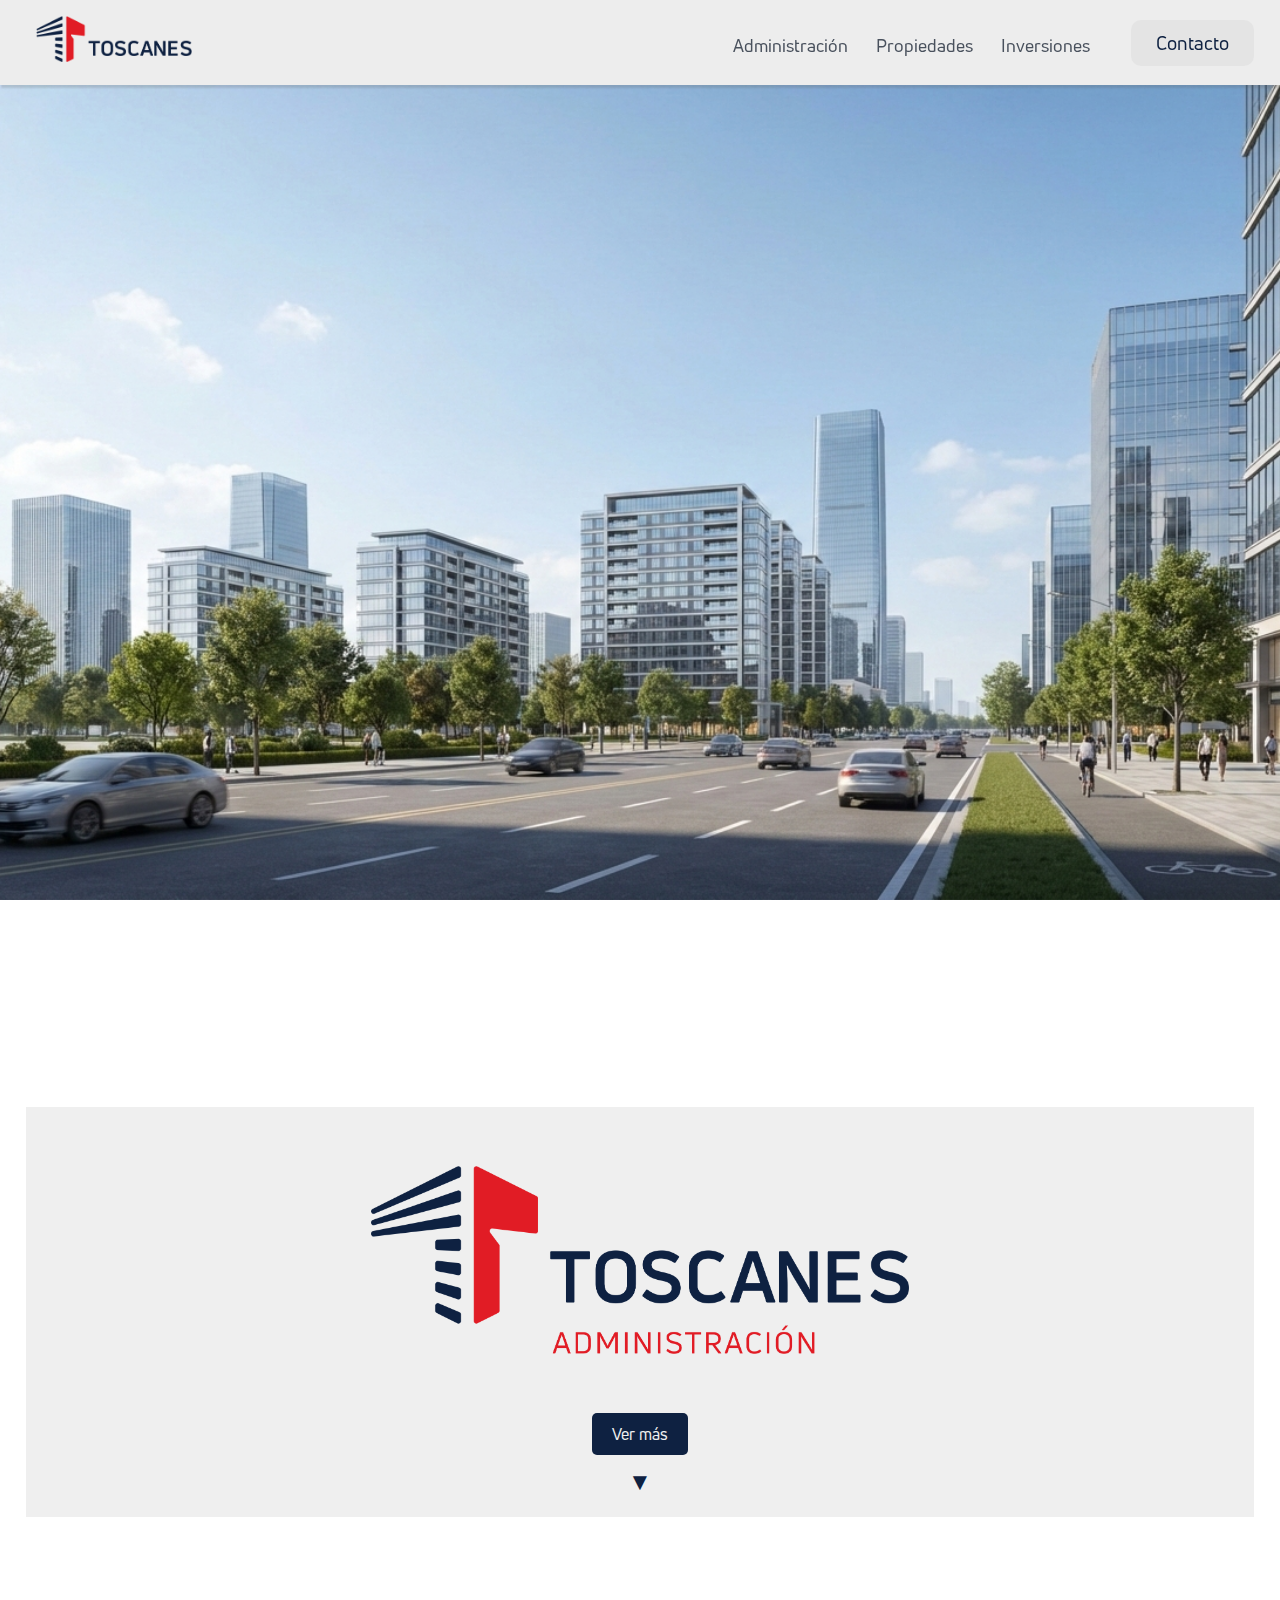
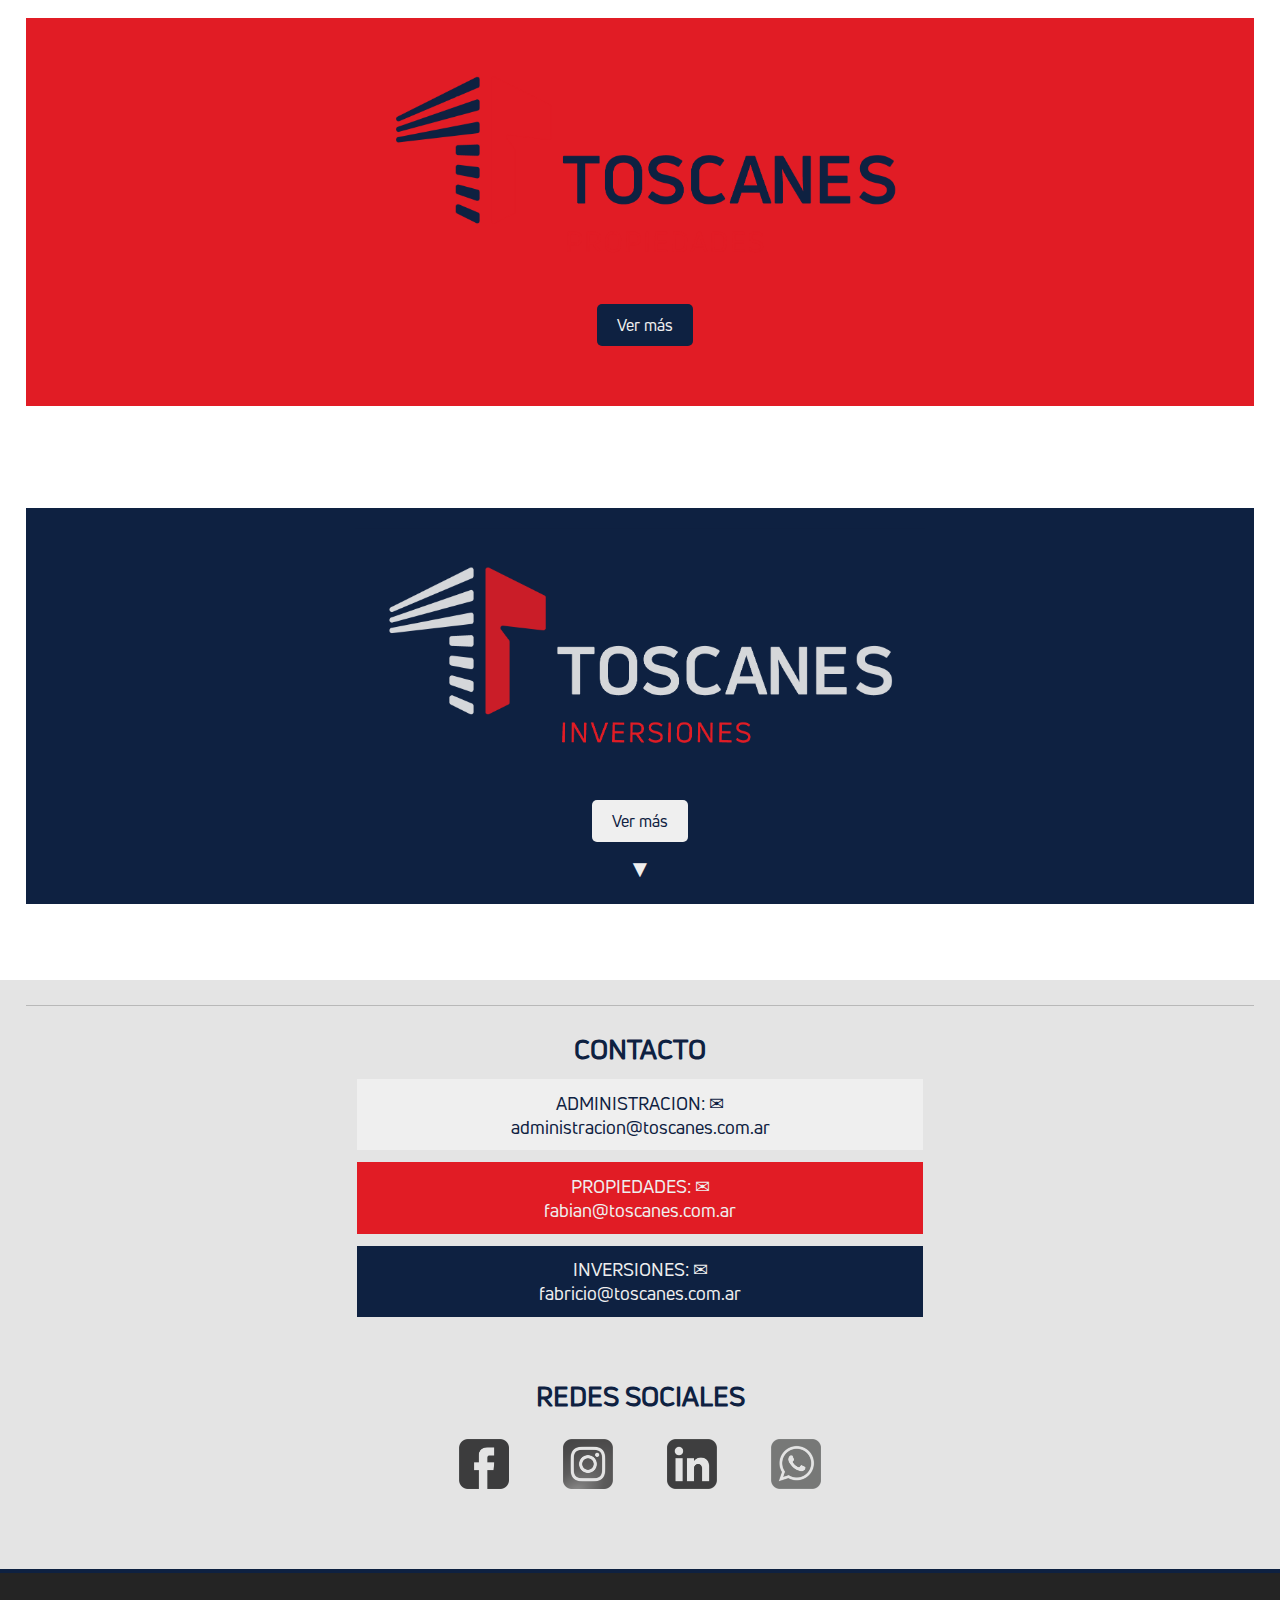
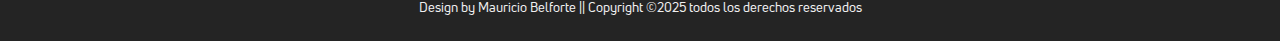
<file: index.html>
<!doctype html>

<html lang="es">

<head>
  <meta charset="utf-8">
  <meta name="viewport" content="width=device-width, initial-scale=1">
  <title>Toscanes</title>
  <link rel="stylesheet" media="all" href="css/style.css" />
  <link rel="icon" type="image/ico" href="favicon.ico">
  <link href='https://fonts.googleapis.com/css?family=Allerta' rel='stylesheet'>
</head>

<body>
  <!-- Called of font style file -->

  <header>
    <nav id="nav" class="menu-principal">
      <div id="logo" class="logo">
        <img src="imagenes/logo.png" alt="Logo de Toscanes">
      </div>

      <ul class="nav-links">
        <!-- Cambié el enlace de "Propiedades" para redirigir a la nueva URL -->
        <li><a href="#administracion" class="administracion">Administración</a></li>
        <li><a href="https://toscanes73.kitepropcrm.com/" class="propiedades" target="_blank">Propiedades</a></li>
        <li><a href="#inversiones" class="inversiones">Inversiones</a></li>
      </ul>

      <a href="#contacto" class="btn"><button> Contacto</button></a>

      <a onclick="openNav()" class="menu-hamburguesa" href="#"><button> <img src="imagenes/menu hamburguesa.png"
            alt="Menu lateral"></button></a>

      <div class="overlay" id="menu-movil">
        <a onclick="closeNav()" class="close normal" href="#">&times;</a>
        <div class="overlay-content">
          <!-- Cambié el enlace de "Propiedades" también en el menú móvil -->
          <a onclick="closeNav()" class="administracion" href="#administracion">Administración</a>
          <a onclick="closeNav()" class="propiedades" href="https://toscanes73.kitepropcrm.com/"
            target="_blank">Propiedades</a>
          <a onclick="closeNav()" class="inversiones" href="#inversiones">Inversiones</a>
          <a onclick="closeNav()" class="normal" href="#contacto">Contacto</a>
        </div>
      </div>
    </nav>
  </header>

  <div class="lienzo">
    <div class="contenedor-principal">
      <div class="hero-presentacion">
        <h1>NUESTRO PROPÓSITO</h1>
        <p>
          Potenciar el éxito sostenible de nuestros
          clientes. A través de la administración de activos, de la comercialización de propiedades
          y de los servicios financieros, creamos un ecosistema que maximiza la rentabilidad mediante un enfoque basado
          en la sostenibilidad.
        </p>
      </div>
    </div>

    <div id="administracion" class="contenedor-principal">
      <div class="contenedor-administracion color-blanco">
        <div class="contenedor-modular">
          <div class="contenedor-imagenesdetitulos">
            <img src="imagenes/administracion.png" alt="imagen del logo toscanes administracion">
          </div>
        </div>
        <div class="contenedor-modular">

          <div id="servicios-administracion" class="servicios-ocultos">
            <div class="encabezado-seccion">
              <h2 class="titulo-principal-administracion">Back Office</h2>
              <p class="descripcion-principal-administracion">Gestionamos y ejecutamos los procesos administrativos que
                tu empresa necesita.</p>
            </div>
            <div class="contenedor-cards-administracion">

              <article class="tarjeta-servicio-administracion">
                <!-- Icono de facturación y cobranza (oculto) -->
                <!-- <div class="icono-servicio">📄</div> -->
                <h3 class="titulo-servicio">Facturación y cobranza</h3>
              </article>

              <article class="tarjeta-servicio-administracion">
                <!-- Icono de cuentas por cobrar (oculto) -->
                <!-- <div class="icono-servicio">📥</div> -->
                <h3 class="titulo-servicio">Cuentas por Cobrar</h3>
              </article>

              <article class="tarjeta-servicio-administracion">
                <!-- Icono de cuentas por pagar (oculto) -->
                <!-- <div class="icono-servicio">📤</div> -->
                <h3 class="titulo-servicio">Cuentas por Pagar</h3>
              </article>

              <article class="tarjeta-servicio-administracion">
                <!-- Icono de conciliación de ingresos y egresos (oculto) -->
                <!-- <div class="icono-servicio">⚖️</div> -->
                <h3 class="titulo-servicio">Conciliación de ingresos y egresos</h3>
              </article>

              <article class="tarjeta-servicio-administracion">
                <!-- Icono de atención a clientes (oculto) -->
                <!-- <div class="icono-servicio">🤝</div> -->
                <h3 class="titulo-servicio">Asesoramiento legal integral</h3>
              </article>

              <article class="tarjeta-servicio-administracion">
                <!-- Icono de control de expedientes (oculto) -->
                <!-- <div class="icono-servicio">🗂️</div> -->
                <h3 class="titulo-servicio">Control de expedientes</h3>
              </article>

              <article class="tarjeta-servicio-administracion">
                <!-- Icono de integración de gastos corporativos (oculto) -->
                <!-- <div class="icono-servicio">🧾</div> -->
                <h3 class="titulo-servicio">Integración de gastos corporativos</h3>
              </article>

              <article class="tarjeta-servicio-administracion">
                <!-- Icono de tesorería y gestión de proveedores (oculto) -->
                <!-- <div class="icono-servicio">🏦</div> -->
                <h3 class="titulo-servicio">Tesorería y gestión de proveedores</h3>
              </article>

              <article class="tarjeta-servicio-administracion">
                <!-- Icono de definición y documentación de procesos (oculto) -->
                <!-- <div class="icono-servicio">📝</div> -->
                <h3 class="titulo-servicio">Definición y documentación de procesos</h3>
              </article>

              <article class="tarjeta-servicio-administracion">
                <!-- Icono de alineación y mejora de procesos (oculto) -->
                <!-- <div class="icono-servicio">🔄</div> -->
                <h3 class="titulo-servicio">Alineación y mejora de procesos</h3>
              </article>

              <article class="tarjeta-servicio-administracion">
                <!-- Icono de reportes (oculto) -->
                <!-- <div class="icono-servicio">📊</div> -->
                <h3 class="titulo-servicio">Reportes operativos, estadísticos y directivos</h3>
              </article>

              <article class="tarjeta-servicio-administracion">
                <!-- Icono de elaboración y envío de reportes (oculto) -->
                <!-- <div class="icono-servicio">📧</div> -->
                <h3 class="titulo-servicio">Elaboración y envío de reportes al área contable</h3>
              </article>

              <article class="tarjeta-servicio-administracion">
                <h3 class="titulo-servicio">Diseño Web</h3>
                <!-- <p class="descripcion-servicio-admin">Diseñamos y desarrollamos tu página web desde cero, adaptada a tus necesidades y a la identidad de tu marca.</p> -->
              </article>

              <article class="tarjeta-servicio-administracion">
                <h3 class="titulo-servicio">Desarrollo Web</h3>
                <!-- <p class="descripcion-servicio-admin">Nos encargamos de que tu sitio funcione de manera óptima, aplicando actualizaciones de seguridad y asegurando su estabilidad.</p> -->
              </article>
              <article class="tarjeta-servicio-administracion">
                <h3 class="titulo-servicio">Hosting y Dominio Web</h3>
                <!-- <p class="descripcion-servicio-admin">Nos encargamos de que tu sitio funcione de manera óptima, aplicando actualizaciones de seguridad y asegurando su estabilidad.</p> -->
              </article>

              <!--      <article class="tarjeta-servicio-administracion">
                <h3 class="titulo-servicio">Optimización de Carga de la Web</h3>
                 <p class="descripcion-servicio-admin">Analizamos y mejoramos la velocidad de tu sitio web para ofrecer la mejor experiencia al usuario y favorecer el posicionamiento.</p> 
              </article> -->

              <article class="tarjeta-servicio-administracion">
                <h3 class="titulo-servicio">Mantenimiento y actualizaciones de la Web</h3>
                <!-- <p class="descripcion-servicio-admin">Implementamos estrategias para que tu sitio aparezca en los primeros resultados de Google, aumentando tu visibilidad y atrayendo más clientes.</p> -->
              </article>




            </div>

          </div>

          <div class="ver-mas-container">
            <button id="btn-ver-mas-administracion" class="btn-ver-mas color-azul">Ver más</button>
            <span id="arrow-indicator-administracion" class="arrow-indicator color-blanco">&#9660;</span>
          </div>
        </div>
      </div>
    </div>



    <div id="propiedades" class="contenedor-principal">

      <div class="contenedor-propiedades color-rojo">
        <div class="contenedor-modular">
          <div class="contenedor-imagenesdetitulos">
            <img src="imagenes/propiedades.png" alt="imagen del logo toscanes propiedades">
          </div>
        </div>
        <div class="contenedor-modular">
          <!-- Cambié el enlace aquí también -->
          <a href="https://toscanes73.kitepropcrm.com/" target="_blank" class="btn-ver-mas color-azul">Ver más</a>
        </div>


      </div>

    </div>

    <div id="inversiones" class="contenedor-principal">
      <div class="contenedor-inversiones color-azul">
        <div class="contenedor-modular">
          <div class="contenedor-imagenesdetitulos">
            <img src="imagenes/inversiones.png" alt="imagen del logo toscanes inversiones">
          </div>
        </div>
        <div class="contenedor-modular">
          <div id="servicios-inversiones" class="servicios-ocultos">
            <div class="encabezado-seccion color-azul">
              <h2 class="titulo-principal-inversiones">Servicio de Finanzas e Inversiones</h2>
              <p class="descripcion-principal-inversiones">
                Transformamos la gestión financiera en una ventaja estratégica, brindando soluciones innovadoras en el
                <!-- <span class="destacado-inversiones">mercado de capitales, financiamiento bancario y consultoría
                  financiera integral ,</span> -->
                mercado de capitales, financiamiento bancario y consultoría
                financiera integral ,
                ofreciendo un enfoque dinámico y personalizado para cada cliente. Nuestro compromiso es aportar valor
                mediante
                herramientas innovadoras, condiciones preferenciales y asesoramiento de alto nivel.
              </p>
              <!--               <div class="contenedor-badges">
                <span class="badge-regulacion">🏛️ Agentes Productores CNV</span>
                <span class="badge-regulacion">📊 Balanz Capital</span>
                <span class="badge-regulacion">🔒 Regulado por CNV</span>
              </div> -->
            </div>

            <div class="contenedor-cards-inversiones">
              <article class="tarjeta-servicio-inversiones">
                <!--          <div class="icono-servicio">📈</div> -->
                <h3 class="titulo-servicio">Mercado Bursátil</h3>
                <p class="descripcion-servicio">
                  Inversión y financiamiento con las mejores condiciones. Acceso a instrumentos financieros
                  estratégicos,
                  optimización de carteras de activos y estructuración de financiamiento con las condiciones más
                  competitivas del mercado.
                </p>
              </article>

              <article class="tarjeta-servicio-inversiones">
                <!--  <div class="icono-servicio">🏦</div> -->
                <h3 class="titulo-servicio">Líneas Financieras Bancarias</h3>
                <p class="descripcion-servicio">
                  Gestión y negociación con bancos, entidades financieras y SGR's, asegurando soluciones de
                  financiamiento
                  eficientes y adaptadas a las necesidades de cada empresa cliente.
                </p>
              </article>

              <article class="tarjeta-servicio-inversiones">
                <!--  <div class="icono-servicio">💼</div> -->
                <h3 class="titulo-servicio">Consultoría Financiera Integral</h3>
                <p class="descripcion-servicio">
                  Desarrollo de estrategias personalizadas en planificación financiera, optimización de costos,
                  estructuración de inversiones y análisis de viabilidad de proyectos, garantizando toma de decisiones
                  más eficientes y rentables.
                </p>
              </article>
            </div>

            <div class="seccion-mision-inversiones">
              <h3 class="titulo-mision-inversiones">Nuestra Misión</h3>
              <p class="texto-mision-inversiones">
                Potenciar la estructura financiera de cada organización, optimizando costos, maximizando inversiones y
                facilitando el acceso a financiamiento en condiciones preferenciales. Nos enfocamos en generar valor
                real y sostenible, asegurando que cada decisión financiera esté alineada con la visión y objetivos de
                nuestros clientes.
              </p>
            </div>
          </div>
          <div class="ver-mas-container">
            <button id="btn-ver-mas-inversiones" class="btn-ver-mas color-blanco">Ver más</button>
            <span id="arrow-indicator-inversiones" class="arrow-indicator color-azul">&#9660;</span>
          </div>
        </div>


      </div>
    </div>


  </div>

  <div id="contacto" class="contenedor-contacto">
    <div class="datosdecontacto">
      <h2>CONTACTO</h2>
      <div class="emails">
        <p class="color-blanco">ADMINISTRACION: ✉ <br>administracion@toscanes.com.ar</p>
        <p class="color-rojo">PROPIEDADES: ✉ <br>fabian@toscanes.com.ar </p>
        <p class="color-azul">INVERSIONES: ✉ <br>fabricio@toscanes.com.ar </p>
      </div>
    </div>
    <div class="redessociales">
      <h2>REDES SOCIALES</h2>
      <div class="logosredes">
        <a href="https://www.facebook.com/profile.php?id=61553049479140" target="_blank"><img
            src="imagenes/facebook.png" alt="Facebook"></a>
        <a href="https://www.instagram.com/toscanes.sa/?utm_source=ig_web_button_share_sheet&igshid=OGQ5ZDc2ODk2ZA=="
          target="_blank"><img src="imagenes/instagram.png" alt=""></a>
        <a href="https://www.linkedin.com/company/toscanes-s-a/" target="_blank"><img src="imagenes/linkedin.png"
            alt="LinkedIn"></a>
        <a href="https://wa.link/suf4s3" target="_blank"><img src="imagenes/whatsapp.png" alt="WhatsApp"></a>
      </div>
    </div>
  </div>

  <footer>
    <div class="contenedor-pie">
      <p class="pie">
        Design by Mauricio Belforte || Copyright ©2025 todos los derechos reservados
      </p>
      <!--       <p class="pie">
        Design by Mauricio Belforte || <a href="https://hacelowebs.com/" target="_blank">Hacelowebs.com</a> - Powered by GF MARKETING.
        Copyright ©2025 todos los derechos reservados
      </p> -->
    </div>
  </footer>

  <script src="js/main.js"></script>
  <script src="js/scroll.js"></script>
</body>

</html>
</file>
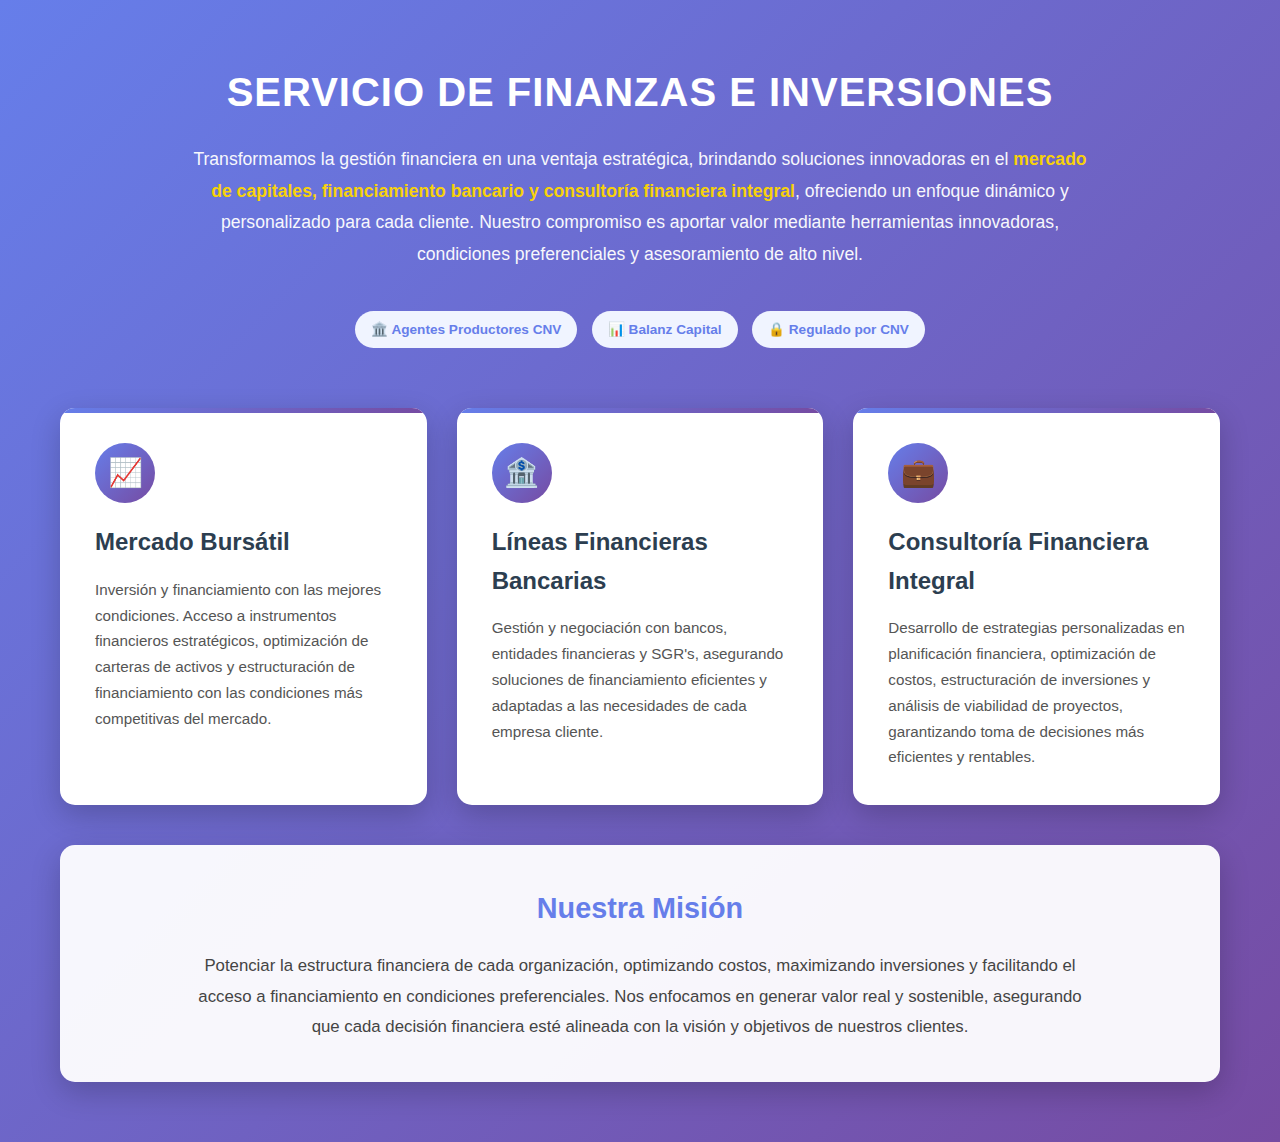
<file: inversiones-respaldo.html>
<!DOCTYPE html>
<html lang="es">
<head>
    <meta charset="UTF-8">
    <meta name="viewport" content="width=device-width, initial-scale=1.0">
    <title>Servicios de Finanzas e Inversiones</title>
    <style>
        * {
            margin: 0;
            padding: 0;
            box-sizing: border-box;
        }

        body {
            font-family: 'Segoe UI', Tahoma, Geneva, Verdana, sans-serif;
            line-height: 1.6;
            color: #333;
            background: linear-gradient(135deg, #667eea 0%, #764ba2 100%);
        }

        .seccion-servicios {
            max-width: 1200px;
            margin: 0 auto;
            padding: 60px 20px;
        }

        .encabezado-seccion {
            text-align: center;
            margin-bottom: 50px;
            color: #fff;
        }

        .titulo-principal {
            font-size: 2.5rem;
            font-weight: 700;
            margin-bottom: 20px;
            text-transform: uppercase;
            letter-spacing: 1px;
        }

        .descripcion-principal {
            font-size: 1.1rem;
            line-height: 1.8;
            max-width: 900px;
            margin: 0 auto 30px;
            opacity: 0.95;
        }

        .destacado {
            font-weight: 600;
            color: #ffd700;
        }

        .contenedor-cards {
            display: flex;
            flex-wrap: wrap;
            gap: 30px;
            justify-content: center;
            margin-bottom: 40px;
        }

        .tarjeta-servicio {
            background: white;
            border-radius: 15px;
            padding: 35px;
            flex: 1 1 calc(33.333% - 30px);
            min-width: 280px;
            max-width: 400px;
            box-shadow: 0 10px 30px rgba(0, 0, 0, 0.2);
            transition: transform 0.3s ease, box-shadow 0.3s ease;
            position: relative;
            overflow: hidden;
        }

        .tarjeta-servicio::before {
            content: '';
            position: absolute;
            top: 0;
            left: 0;
            width: 100%;
            height: 5px;
            background: linear-gradient(90deg, #667eea, #764ba2);
        }

        .tarjeta-servicio:hover {
            transform: translateY(-10px);
            box-shadow: 0 15px 40px rgba(0, 0, 0, 0.3);
        }

        .icono-servicio {
            width: 60px;
            height: 60px;
            background: linear-gradient(135deg, #667eea, #764ba2);
            border-radius: 50%;
            display: flex;
            align-items: center;
            justify-content: center;
            margin-bottom: 20px;
            font-size: 28px;
        }

        .titulo-servicio {
            font-size: 1.5rem;
            color: #2c3e50;
            margin-bottom: 15px;
            font-weight: 700;
        }

        .descripcion-servicio {
            color: #555;
            font-size: 0.95rem;
            line-height: 1.7;
        }

        .seccion-mision {
            background: rgba(255, 255, 255, 0.95);
            border-radius: 15px;
            padding: 40px;
            margin-top: 40px;
            box-shadow: 0 10px 30px rgba(0, 0, 0, 0.2);
        }

        .titulo-mision {
            font-size: 1.8rem;
            color: #667eea;
            margin-bottom: 20px;
            font-weight: 700;
            text-align: center;
        }

        .texto-mision {
            color: #444;
            font-size: 1.05rem;
            line-height: 1.8;
            text-align: center;
            max-width: 900px;
            margin: 0 auto;
        }

        .badge-regulacion {
            display: inline-block;
            background: #f0f4ff;
            color: #667eea;
            padding: 8px 16px;
            border-radius: 20px;
            font-size: 0.85rem;
            font-weight: 600;
            margin: 10px 5px;
        }

        .contenedor-badges {
            text-align: center;
            margin: 30px 0;
        }

        @media (max-width: 768px) {
            .titulo-principal {
                font-size: 2rem;
            }

            .descripcion-principal {
                font-size: 1rem;
            }

            .tarjeta-servicio {
                flex: 1 1 100%;
                max-width: 100%;
            }

            .seccion-mision {
                padding: 30px 20px;
            }

            .titulo-mision {
                font-size: 1.5rem;
            }

            .texto-mision {
                font-size: 1rem;
            }
        }

        @media (max-width: 480px) {
            .seccion-servicios {
                padding: 40px 15px;
            }

            .titulo-principal {
                font-size: 1.6rem;
            }

            .tarjeta-servicio {
                padding: 25px;
            }
        }
    </style>
</head>
<body>
    <section class="seccion-servicios">
        <div class="encabezado-seccion">
            <h1 class="titulo-principal">Servicio de Finanzas e Inversiones</h1>
            <p class="descripcion-principal">
                Transformamos la gestión financiera en una ventaja estratégica, brindando soluciones innovadoras en el 
                <span class="destacado">mercado de capitales, financiamiento bancario y consultoría financiera integral</span>, 
                ofreciendo un enfoque dinámico y personalizado para cada cliente. Nuestro compromiso es aportar valor mediante 
                herramientas innovadoras, condiciones preferenciales y asesoramiento de alto nivel.
            </p>
            
            <div class="contenedor-badges">
                <span class="badge-regulacion">🏛️ Agentes Productores CNV</span>
                <span class="badge-regulacion">📊 Balanz Capital</span>
                <span class="badge-regulacion">🔒 Regulado por CNV</span>
            </div>
        </div>

        <div class="contenedor-cards">
            <article class="tarjeta-servicio">
                <div class="icono-servicio">📈</div>
                <h2 class="titulo-servicio">Mercado Bursátil</h2>
                <p class="descripcion-servicio">
                    Inversión y financiamiento con las mejores condiciones. Acceso a instrumentos financieros estratégicos, 
                    optimización de carteras de activos y estructuración de financiamiento con las condiciones más competitivas del mercado.
                </p>
            </article>

            <article class="tarjeta-servicio">
                <div class="icono-servicio">🏦</div>
                <h2 class="titulo-servicio">Líneas Financieras Bancarias</h2>
                <p class="descripcion-servicio">
                    Gestión y negociación con bancos, entidades financieras y SGR's, asegurando soluciones de financiamiento 
                    eficientes y adaptadas a las necesidades de cada empresa cliente.
                </p>
            </article>

            <article class="tarjeta-servicio">
                <div class="icono-servicio">💼</div>
                <h2 class="titulo-servicio">Consultoría Financiera Integral</h2>
                <p class="descripcion-servicio">
                    Desarrollo de estrategias personalizadas en planificación financiera, optimización de costos, 
                    estructuración de inversiones y análisis de viabilidad de proyectos, garantizando toma de decisiones más eficientes y rentables.
                </p>
            </article>
        </div>

        <div class="seccion-mision">
            <h2 class="titulo-mision">Nuestra Misión</h2>
            <p class="texto-mision">
                Potenciar la estructura financiera de cada organización, optimizando costos, maximizando inversiones y 
                facilitando el acceso a financiamiento en condiciones preferenciales. Nos enfocamos en generar valor real y sostenible, 
                asegurando que cada decisión financiera esté alineada con la visión y objetivos de nuestros clientes.
            </p>
        </div>
    </section>
</body>
</html>
</file>
<file: css/style.css>
/* Global Reset */
@font-face {
    font-family: unineue;
    src: url("../fuentes/Uni-Neue/UniNeueRegular.otf");

}

* {
    font-family: unineue, 'Allerta', arial, Tahoma;
    box-sizing: border-box;
    margin: 0;
}


body {
    font-family: unineue;
    font-size: 25px;
    text-align: center;
    color: #fff;
    margin-top: 80px;
    margin-left: 0;
    margin-right: 0;


    background-image: url("../imagenes/edificio18.png");
    background-size: cover;

    /* Hace que la imagen cubra todo el fondo */
    background-repeat: no-repeat;
    /* No repite la imagen */
    background-attachment: fixed;
    /* Fija la imagen de fondo mientras se desplaza el contenido */
    background-position: top center;
    /* Centra la imagen */
}

h3 {
    text-shadow: 1px 1px 1px #fff;
    margin-top: 1vw;
}



h1 {
    width: 100%;
    text-align: left;
    font-weight: bold;
    color: #E11C25;
    padding: 5px;

    font-size: 40px;

}

header {}

header nav {
    width: 100%;
    position: fixed;
    top: 0;
    left: 0;
    display: flex;
    background-color: #EDEDED;
    height: 85px;
    padding: 5px 2%;
    justify-content: flex-end;
    align-items: center;
    /* border-bottom: 0.3px solid #bdbdbd;*/
    box-shadow: 2px 2px 2px 1px rgba(85, 85, 85, 0.2);
    /*transition: all 1s ease-out 0s;*/
    z-index: 1;


}

header .logo {
    cursor: pointer;
    margin-right: auto;
}

header .logo img {
    height: 70px;
    width: auto;
    transition: all 0.5s;
}

header .logo img:hover {
    transform: scale(1.2);
}

header .nav-links {

    list-style: none;
}

header .nav-links li {

    display: inline-block;
    padding: 0 0px;
}

header .nav-links li:hover,
.overlay a:hover {}

header .nav-links a {
    font-size: 1.1rem;

    padding: 10px;

    border-radius: 0%;
    margin: 1px;


}

header .nav-links a:hover {}

/*
header .nav-links  .normal{
    color: rgb(174, 19, 19);  
}*/
.propiedades {
    color: #49515d;
    /* background-color: #EFEFEF;*/
    /*   box-shadow: inset 0 0 0 2px rgb(255, 255, 255);*/
}

.propiedades:hover {

    background-color: #E11C25;
    color: #ffffff;


}

.administracion {
    /*  background-color:#E11C25 ;*/
    color: #49515d;
}

.administracion:hover {
    background-color: #EFEFEF;
    color: #0E2141;
    box-shadow: inset 0 0 0 2px rgb(255, 255, 255);
}

.inversiones {
    /*  background-color:#0E2141 ;*/
    color: #49515d;
}

.inversiones:hover {
    background-color: #0E2141;
    color: #ffffff;
}

.normal {

    color: #697384;
}

.normal:hover {
    color: #c4c4c4;
}

.menu-hamburguesa {

    display: none;
}


header button {


    padding: 10px 15px;
    border: none;
    border-radius: 10px;
    cursor: pointer;
    transition: all 0.3s ease 0s;
    margin-left: 20px;
    color: rgb(168, 168, 168);


}

header .btn button {
    font-size: 5mm;
    padding: 10px 25px;
    background-color: #e4e4e4;
    color: #0E2141;

}


header .btn button:hover {

    color: rgb(19, 20, 20);
    background-color: rgb(202, 202, 202);
    transform: scale(1.1);

}



header .menu-hamburguesa {}

header .menu-hamburguesa button {

    background-color: #EFEFEF;
    padding: 0;
    margin: 10px;
    height: 40px;

}

header .menu-hamburguesa button:hover {
    transform: scale(1.1);

}


header .menu-hamburguesa button img {
    height: 40px;
}





/* Start  styling the page */

.lienzo {
    width: 100%;
    height: 100%;

    color: #444;

    /*     opacity: 0.95; */


    /* display:flex;*/

}

p {
    padding: 5px;
}


.color-rojo {
    /* background-color:#EFEFEF;
    color: #0E2141; */
    background-color: #E11C25;
    color: #EFEFEF;
}

.color-azul {
    background-color: #0E2141;
    color: #EFEFEF;
}

.color-blanco {
    /*   background-color:#E11C25;
    color: #EFEFEF; */
    background-color: #EFEFEF;
    color: #0E2141;
}

.contenedor-principal {
    display: flex;
    flex-direction: row;
    width: 100%;
    height: auto;

    color: #444;
    margin: 50px auto;
    padding: 2%;



}

/* .contenedor-azul {


    height: auto;
    background-color: #0E2141;
    color: #444;
    // margin: 20px auto;
    padding: 10px;
    display: flex;
    overflow: hidden;
    text-align: center;
    align-items: center;
    justify-content: center;

}
 */

/* .contenedor-azul img {
    width: 100%;
    height: fit-content;
    margin: 2%;
    // padding: 20px;
    display: flex;
    overflow: hidden;
    opacity: none;

} */

@keyframes fadeInLeft {
    from {
        opacity: 0;
        transform: translateX(-50px);
    }

    to {
        opacity: 1;
        transform: translateX(0);
    }
}

.hero-presentacion {

    width: 82vw;
    height: auto;
    /*  background-color: #EDEDED; */
    color: #0E2141;
    /*  margin: 20px auto;*/
    padding: 0px 20px 30px 20px;
    display: flex;
    flex-direction: column;
    text-align: left;
    align-items: center;
    /* justify-content: center; */
    min-height: 100vh;

}

.hero-presentacion h1 {
    font-size: 3.5rem;
    margin-bottom: 2px;
    font-weight: 700;
    text-shadow: 2px 2px 4px rgba(0, 0, 0, 0.3);
    opacity: 0;
    animation: fadeInLeft 1s ease-out forwards;
}

.hero-presentacion p {
    text-align: left;
    font-size: 1.5rem;
    line-height: 1.6;
    /*  max-width: 800px; */
    margin-bottom: 30px;
    /*     color: #484848; */
    text-shadow: 2px 2px 4px rgba(0, 0, 0, 0.1);
    opacity: 0;
    animation: fadeInLeft 1s ease-out 1s forwards;
}

.contenedor-imagenesdetitulos {
    width: 60%;
    height: fit-content;
    display: flex;
    /* align-items: center;*/
    justify-content: center;


}

.contenedor-imagenesdetitulos img {
    width: 80%;
    height: auto;
    margin-bottom: 1vw;
}

.contenedor-administracion {

    width: 100%;
    height: fit-content;

    color: #444;
    /*  margin: 20px auto;*/
    padding: 40px 20px 20px 20px;
    display: flex;
    flex-direction: column;
    gap: 10px;

}

.contenedor-administracion .contenedor-imagenesdetitulos {

    padding: 1.5vw 20px 2vw 20px;
}



.contenedor-propiedades {

    width: 100%;
    height: fit-content;

    color: #444;
    /*  margin: 20px auto;*/
    padding: 20px 20px 60px 30px;
    display: flex;
    flex-direction: column;
    gap: 6px;

}


.contenedor-inversiones {

    width: 100%;
    height: fit-content;

    color: #444;
    /*  margin: 20px auto;*/
    padding: 20px 20px 20px 20px;
    display: flex;
    flex-direction: column;
    /* gap: 10px; */

}

.contenedor-modular {
    width: 100%;
    flex-grow: 1;
    text-align: center;
    align-items: center;
    justify-content: center;
    align-self: center;
    /* padding: 2vw; */

    gap: 10px;
    display: flex;
    flex-direction: column;
}

h2 {
    color: #0E2141;
}




/* --- Estilos tarjetas administración --- */
.contenedor-cards-administracion {

    display: grid;

    grid-template-columns: repeat(auto-fit, minmax(230px, 1fr));
    gap: 40px;
    margin: 3vw 4vw;


}

.tarjeta-servicio-administracion {
    background: white;
    border-radius: 15px;
    padding: 15px;
    box-shadow: 5px 5px 2px rgba(0, 0, 0, 0.1);
    transition: transform 0.3s ease, box-shadow 0.3s ease;
    position: relative;
    overflow: hidden;
    color: #333;
    text-align: center;
    border-color: #555;
    border-width: 2px;
    border-style: solid;
    width: 100%;
    /* min-width: 230px; */
    max-width: 310px;
    margin: 0 auto;
    min-height: 140px;
    display: flex;
    flex-direction: column;
    justify-content: center;
    align-items: center;



}

.tarjeta-servicio-administracion:hover {
    transform: translateY(-10px);
    box-shadow: 6px 6px 10px rgba(0, 0, 0, 0.3);
}

.tarjeta-servicio-administracion .titulo-servicio {
    font-size: 1.2rem;
    color: #0E2141;
    margin-bottom: 15px;
    font-weight: 700;

}

.tarjeta-servicio-administracion .descripcion-servicio-admin {
    color: #555;
    font-size: 0.9rem;
    line-height: 1.6;
}

/* Fin Estilos tarjetas administración */







/* --- Estilos Misión Inversiones --- */
.seccion-mision-inversiones {
    background: rgba(255, 255, 255, 0.95);
    border-radius: 15px;
    padding: 20px 40px 40px;
    margin-top: 20px;
    box-shadow: 0 10px 30px rgba(0, 0, 0, 0.2);
    text-align: center;
    margin-bottom: 40px;
}

.titulo-mision-inversiones {
    font-size: 1.8rem;
    color: #0E2141;
    /* Color azul de la paleta */
    margin-bottom: 20px;
    font-weight: 700;
    text-shadow: none;
    /* Quitamos la sombra de texto global para este título */
}

.texto-mision-inversiones {
    color: #444;
    font-size: 1.05rem;
    line-height: 1.8;
    max-width: 90vw;
    margin: 0 auto;
    padding: 0;
}






/* Fin Estilos Misión Inversiones */

.contenedor-contacto {
    height: auto;
    background-color: #e4e4e4;
    color: #0E2141;
    /*  margin: 20px auto;*/
    padding: 2%;
    /* border-top: 1px groove #b8b8b8;*/
    object-fit: cover;
    flex-direction: column;
    text-align: center;
    align-items: center;
    justify-content: center;


}



.datosdecontacto {
    padding: 2%;
    border-top: 1px groove #b8b8b8;


}

.datosdecontacto p {
    text-align: center;
    font-size: 18px;
    padding: 2%;
    margin: 2%;

}



.redessociales {
    padding: 2%;
}

.logosredes img {
    width: 50px;
    margin: 25px;
    transition: all ease-in-out 0.2s;

    filter: brightness(70%) grayscale(99%);

}

.logosredes img:hover {
    filter: brightness(0.9);

}

/* ALINEACION TEXTO */


footer {
    background: #242424;
    color: #0E2141;
    border-top: 4px solid #0E2141;

}

footer .contenedor-pie p {
    padding: 25px 0;
    width: 85%;

    margin: auto;
    font-size: small;

}

.pie {
    text-align: center;
    color: #EFEFEF;
}


.texto-web {
    /*     color: #EFEFEF;

    background-color: transparent;

    border: 2px solid #FFFFFF;
  
    padding: 10px 20px;
   
    display: inline-block;

    font-size: 16px;
   
    font-family: 'Allerta', sans-serif;
   
    text-align: center; */


    text-decoration: none;
    /* Eliminar subrayado del enlace */
}

.servicios-ocultos {
    max-height: 0;
    overflow: hidden;
    transform: translateY(-20px);
    opacity: 0;
    transition: max-height 0.7s ease-in-out, opacity 0.5s ease-in-out, transform 0.5s ease-in-out;
}

.servicios-visibles {
    width: 100%;
    max-height: 10000px;
    /* Un valor suficientemente grande para mostrar todo el contenido */
    opacity: 1;
    transform: translateY(0);
}

.ver-mas-container {

    display: flex;
    flex-direction: column;
    align-items: center;
    width: 100%;
    /* margin-top: 35px; */
}

.btn-ver-mas {
    border: none;
    padding: 10px 20px;
    cursor: pointer;
    border-radius: 5px;
    font-size: 16px;
    transition: all ease-in-out 0.2s;
    text-decoration: none;

}



.arrow-indicator {
    background-color: rgba(255, 255, 255, 0);
    font-size: 24px;
    margin-top: 10px;
    animation: 3s fade-and-move 2s infinite;
    transition: transform 1.4s ease-in-out;
}

.arrow-hidden {

    opacity: 0;
    animation: none;
}

.arrow-indicator.up {
    transform: rotate(180deg);
    animation: none;
    /* Detenemos la animación de rebote cuando apunta hacia arriba */
}

@keyframes fade-and-move {
    0% {
        opacity: 1;
        transform: translateY(-10px);
    }

    50% {
        opacity: 0;
        transform: translateY(10px);
    }

    100% {
        opacity: 0;
        transform: translateY(10px);
    }
}

.btn-ver-mas:hover {
    /* background-color: rgb(6, 22, 47); */
    transform: scale(1.1);
    transition: all ease-in-out 0.2s;

}

ul {
    list-style: none;
    padding: 0px;
    margin: 10px;
}

li {
    margin: 0px 0;
    padding: 0;
}


.enlace-web {
    display: block;
    transition: all ease-in-out 0.2s;
}

.enlace-web:hover {
    transform: scale(1.1);
    background-color: #aa0f17;
}




/* Cambios en el por encima de los 800px */
@media screen and (min-width:800px) {


    .contenedor-principal {
        display: flex;
    }

    .contenedor-modular {
        width: 100%;
    }

    .contenedor-contacto {
        font-size: 18px;
    }


}

/* Inicio barra de navegacion Nav*/
/* Cambios en el por debajo de los 800px */
@media screen and (max-width:800px) {
    body {

        font-size: 15px;

    }

    .datosdecontacto p {

        font-size: 12px;


    }

    .nav-links,
    .btn {
        display: none;
    }

    .menu-hamburguesa {
        display: inherit;
    }

    .contenedor-principal {
        display: block;

    }

    .contenedor-modular {
        width: 100%;
    }

    .hero-presentacion {

        width: 95vw;
        height: auto;
        /*  background-color: #EDEDED; */
        color: #0E2141;
        /*  margin: 20px auto;*/
        padding: 0px 20px 30px 20px;
        display: flex;
        flex-direction: column;
        text-align: left;
        align-items: center;
        /* justify-content: center; */
        min-height: 100vh;
    }



    .hero-presentacion h1 {
        font-size: 2.5rem;
        margin-bottom: 2px;
        font-weight: 700;

    }

    .hero-presentacion p {
        text-align: left;
        font-size: 1.2rem;
        line-height: 1.6;
        /*  max-width: 800px; */
        /* margin-bottom: 30px; */
        /*  color: #484848; */

    }

    .contenedor-contacto {
        font-size: 12px;
    }

    h1 {
        font-size: 30px;
    }

    .contenedor-imagenesdetitulos {
        width: 80%;
        height: fit-content;
        display: flex;
        /* align-items: center;*/
        justify-content: center;


    }

    .contenedor-imagenesdetitulos img {
        width: 90%;
        height: auto;

    }



    .contenedor-administracion {
        padding: 20px 20px 20px 20px;

    }

    .contenedor-administracion .contenedor-imagenesdetitulos {

        padding: 4vw 20px 2vw 20px;
    }


    .contenedor-propiedades {

        padding: 20px 20px 45px 20px;
    }


    .contenedor-inversiones {

        padding: 20px 20px 20px 20px;

    }



    .logosredes img {
        width: 40px;
        margin: 15px;
    }


}


/* Cambios por debajo de los 500px */
@media screen and (max-width:500px) {
    header nav {
        height: 60px;
    }

    header .logo img {
        height: 50px;
        width: auto;
    }

    header .menu-hamburguesa button {
        height: 30px;
    }

    header .menu-hamburguesa button img {
        height: 30px;
    }

    body {

        font-size: 15px;
    }

    .datosdecontacto p {
        text-align: center;
        /*  text-align: left; */
        font-size: 12px;

    }


    .logosredes img {
        width: 40px;
        margin: 5vw 3vw;

    }

    .emails {
        width: 100%;

    }

    h1 {
        font-size: 20px;
    }

    .hero-presentacion h1 {
        font-size: 2rem;
        margin-bottom: 2px;
        font-weight: 700;

    }

    .contenedor-imagenesdetitulos {
        width: 100%;
        height: fit-content;
        display: flex;
        /* align-items: center;*/
        justify-content: center;

    }

    .contenedor-imagenesdetitulos img {
        width: 95%;
        height: auto;
        margin-bottom: 1vw;
    }





}


/* Cambios por encima de los 500px */
@media screen and (min-width:500px) {


    .emails {
        width: 50%;
        margin: auto;
    }

}

header a {
    text-decoration: none;
    margin: 0;
}

header .overlay {
    height: 100%;
    width: 0;
    position: fixed;
    z-index: 1;
    left: 0;
    top: 0;
    background-color: #071628;
    overflow: hidden;
    transition: all 0.3s ease 0s;
}

header .overlay .overlay-content {
    height: 100%;
    display: flex;
    flex-direction: column;
    align-items: center;
    justify-content: center;
    margin-top: 35px;


}

header .overlay a {
    padding: 15px;
    font-size: 36px;
    display: block;
    transition: all 0.3s ease 0s;
    font-weight: 700;
    width: 100%;

}

header .overlay a:hover,
header .overlay a:focus {

    transform: scale(1.1);
}

header .overlay .close {
    position: absolute;
    top: 0px;
    right: 10px;
    font-size: 65px;
    width: auto;



}

@media screen and(max-height:450px) {

    header .overlay a {
        font-size: 20px;
    }

    .header .overlay .close {
        font-size: 40px;
        top: 15px;
        right: 35px;
    }
}

/* Fin barra de navegacion Nav*/

.titulo-principal-administracion {
    font-size: 2rem;
    font-weight: 700;
    margin-bottom: 20px;
    text-transform: uppercase;
    letter-spacing: 1px;
    color: #0E2141;
    background-color: #acb3c1;
    padding: 1%;
    border-radius: 10px;
    max-width: 70vw;
    margin: 20px auto 2.5vw;
}


.descripcion-principal-administracion {
    font-size: 1.8rem;
    line-height: 1.8;
    max-width: 70vw;
    margin: 0 auto 0px;
    opacity: 0.95;
}

.tarjeta-servicio-administracion ::before {
    content: '';
    position: absolute;
    top: 0;
    left: 0;
    width: 100%;
    height: 5px;
    background: #E11C25;
    /* Color rojo de la paleta */
}

/* --- Estilos sección Propiedades --- */
.titulo-principal-propiedades {
    font-size: 2rem;
    font-weight: 700;
    margin-bottom: 20px;
    text-transform: uppercase;
    letter-spacing: 1px;
    color: #0E2141;
    background-color: #acb3c1;
    padding: 1%;
    border-radius: 10px;
    max-width: 70vw;
    margin: 50px auto 10px;
}


/* --- Estilos sección Inversiones --- */
.encabezado-seccion {
    margin: 2vw;
    text-align: center;
    margin-bottom: 30px;

}

.titulo-principal-inversiones {
    font-size: 2rem;
    font-weight: 700;
    margin-bottom: 20px;
    text-transform: uppercase;
    letter-spacing: 1px;
    color: #0E2141;
    background-color: #acb3c1;
    padding: 1%;
    border-radius: 10px;
    max-width: 70vw;
    margin: 0 auto 10px;
}

.descripcion-principal-inversiones {
    font-size: 1.2rem;
    line-height: 1.8;
    max-width: 60vw;
    margin: 0 auto 30px;
    opacity: 0.95;
}

.destacado-inversiones {
    font-weight: 600;
    color: #5685ff;
    /* Color rojo de la paleta */
}

.contenedor-badges {
    text-align: center;
    margin: 30px 0;
}

.badge-regulacion {
    display: inline-block;
    background: #EFEFEF;
    /* Color blanco de la paleta */
    color: #0E2141;
    /* Color azul de la paleta */
    padding: 8px 16px;
    border-radius: 20px;
    font-size: 0.85rem;
    font-weight: 600;
    margin: 10px 5px;
}

.contenedor-cards-inversiones {
    display: flex;
    flex-wrap: wrap;
    gap: 30px;
    justify-content: center;
    margin-bottom: 40px;
}

.tarjeta-servicio-inversiones {
    background: white;
    border-radius: 15px;
    padding: 35px;
    flex: 1 1 calc(33.333% - 30px);
    min-width: 280px;
    max-width: 400px;
    box-shadow: 0 10px 30px rgba(0, 0, 0, 0.2);
    transition: transform 0.3s ease, box-shadow 0.3s ease;
    position: relative;
    overflow: hidden;
    color: #333;
}

.tarjeta-servicio-inversiones::before {
    content: '';
    position: absolute;
    top: 0;
    left: 0;
    width: 100%;
    height: 5px;
    background: #E11C25;
    /* Color rojo de la paleta */
}

.tarjeta-servicio-inversiones:hover {
    transform: translateY(-10px);
    box-shadow: 0 15px 40px rgba(0, 0, 0, 0.3);
}

.icono-servicio {
    font-size: 28px;
    margin: 10px;
}

.tarjeta-servicio-inversiones .titulo-servicio {
    font-size: 1.5rem;
    color: #0E2141;
    /* Color azul de la paleta */
    margin-bottom: 15px;
    font-weight: 700;
}

.tarjeta-servicio-inversiones .descripcion-servicio {
    color: #555;
    font-size: 0.95rem;
    line-height: 1.7;
}

@media (max-width: 768px) {
    .tarjeta-servicio-inversiones {
        flex: 1 1 100%;
        max-width: 100%;
    }

    .titulo-principal-administracion {
        font-size: 1.2rem;
        max-width: 90vw;
    }

    .titulo-principal-propiedades {
        font-size: 1.2rem;
    }

    .titulo-principal-inversiones {
        font-size: 1.2rem;
        max-width: 90vw;
    }

    .descripcion-principal-inversiones {
        font-size: 0.95rem;
        max-width: 80vw;
        margin: 0 auto 30px;
    }

    .descripcion-principal-administracion {
        font-size: 0.95rem;
        max-width: 80vw;

    }

    .seccion-mision-inversiones {

        padding: 30px 40px 40px;

    }

    h1 {
        margin-top: 10px;
    }
}
</file>
